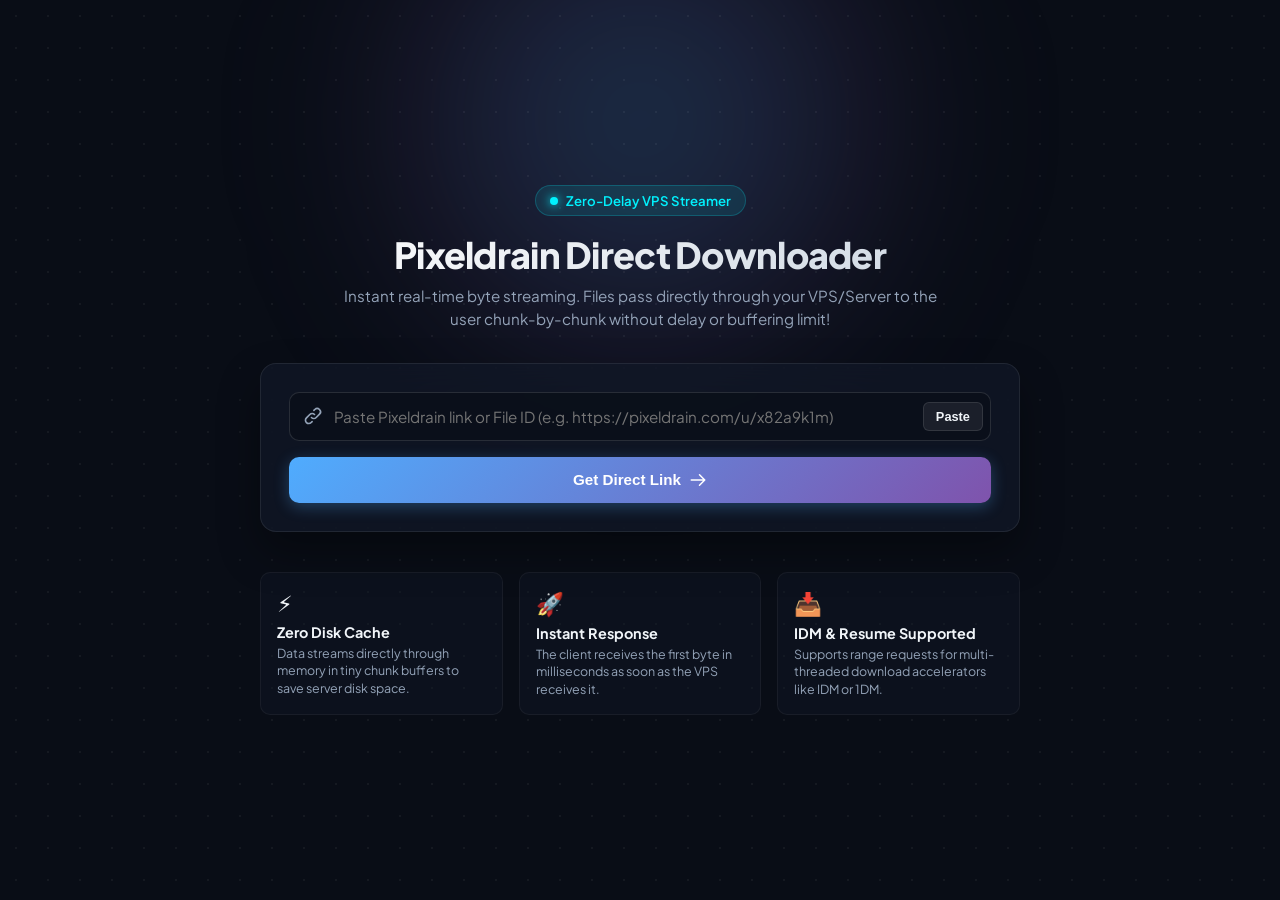
<file: public/index.html>
<!DOCTYPE html>
<html lang="en">
<head>
  <meta charset="UTF-8">
  <meta name="viewport" content="width=device-width, initial-scale=1.0">
  <title>Pixeldrain Direct Stream Downloader</title>
  <link rel="preconnect" href="https://fonts.googleapis.com">
  <link rel="preconnect" href="https://fonts.gstatic.com" crossorigin>
  <link href="https://fonts.googleapis.com/css2?family=Plus+Jakarta+Sans:wght@300;400;500;600;700;800&display=swap" rel="stylesheet">
  <link rel="stylesheet" href="style.css">
</head>
<body>
  <div class="background-glow"></div>
  <div class="background-grid"></div>

  <main class="app-container">
    <!-- Header -->
    <header class="header">
      <div class="badge">
        <span class="pulse-dot"></span>
        <span>Zero-Delay VPS Streamer</span>
      </div>
      <h1>Pixeldrain Direct Downloader</h1>
      <p class="subtitle">
        Instant real-time byte streaming. Files pass directly through your VPS/Server to the user chunk-by-chunk without delay or buffering limit!
      </p>
    </header>

    <!-- Input Box -->
    <section class="card input-card">
      <form id="urlForm" class="input-form">
        <div class="input-group">
          <svg class="search-icon" xmlns="http://www.w3.org/2000/svg" fill="none" viewBox="0 0 24 24" stroke="currentColor">
            <path stroke-linecap="round" stroke-linejoin="round" stroke-width="2" d="M13.828 10.172a4 4 0 00-5.656 0l-4 4a4 4 0 105.656 5.656l1.102-1.101m-.758-4.899a4 4 0 005.656 0l4-4a4 4 0 00-5.656-5.656l-1.1 1.1" />
          </svg>
          <input 
            type="text" 
            id="urlInput" 
            placeholder="Paste Pixeldrain link or File ID (e.g. https://pixeldrain.com/u/x82a9k1m)"
            required
            autocomplete="off"
          />
          <button type="button" id="pasteBtn" class="btn-secondary" title="Paste from clipboard">
            Paste
          </button>
        </div>
        <button type="submit" id="fetchBtn" class="btn-primary">
          <span>Get Direct Link</span>
          <svg xmlns="http://www.w3.org/2000/svg" class="btn-icon" fill="none" viewBox="0 0 24 24" stroke="currentColor">
            <path stroke-linecap="round" stroke-linejoin="round" stroke-width="2" d="M14 5l7 7m0 0l-7 7m7-7H3" />
          </svg>
        </button>
      </form>
      <div id="errorMessage" class="error-banner hidden"></div>
    </section>

    <!-- Loader -->
    <div id="loader" class="loader-container hidden">
      <div class="spinner"></div>
      <p>Fetching Pixeldrain file metadata...</p>
    </div>

    <!-- Result Card -->
    <section id="resultCard" class="card result-card hidden">
      <div class="file-header">
        <div class="file-icon-box">
          <svg xmlns="http://www.w3.org/2000/svg" class="file-icon" fill="none" viewBox="0 0 24 24" stroke="currentColor">
            <path stroke-linecap="round" stroke-linejoin="round" stroke-width="1.8" d="M7 16a4 4 0 01-.88-7.903A5 5 0 1115.9 6L16 6a5 5 0 011 9.9M9 19l3 3m0 0l3-3m-3 3V10" />
          </svg>
        </div>
        <div class="file-info-header">
          <h2 id="fileName">filename.zip</h2>
          <span id="fileMime" class="file-tag">application/zip</span>
        </div>
      </div>

      <div class="meta-grid">
        <div class="meta-item">
          <span class="meta-label">File Size</span>
          <span id="fileSize" class="meta-value">0 MB</span>
        </div>
        <div class="meta-item">
          <span class="meta-label">Upload Date</span>
          <span id="fileDate" class="meta-value">-</span>
        </div>
        <div class="meta-item">
          <span class="meta-label">Downloads</span>
          <span id="fileDownloads" class="meta-value">0</span>
        </div>
        <div class="meta-item">
          <span class="meta-label">File ID</span>
          <span id="fileIdTag" class="meta-value code-font">-</span>
        </div>
      </div>

      <!-- Direct Link Box -->
      <div class="link-section">
        <label for="directUrlInput" class="link-label">Direct VPS Stream Link (IDM / Browser / Curl)</label>
        <div class="link-input-group">
          <input type="text" id="directUrlInput" readonly class="code-font">
          <button id="copyBtn" class="btn-action btn-copy">
            <svg xmlns="http://www.w3.org/2000/svg" width="16" height="16" fill="none" viewBox="0 0 24 24" stroke="currentColor">
              <path stroke-linecap="round" stroke-linejoin="round" stroke-width="2" d="M8 7v8a2 2 0 002 2h6M8 7V5a2 2 0 012-2h4.586a1 1 0 01.707.293l4.414 4.414a1 1 0 01.293.707V15a2 2 0 01-2 2h-2M8 7H6a2 2 0 00-2 2v10a2 2 0 002 2h8a2 2 0 002-2v-2" />
            </svg>
            <span id="copyBtnText">Copy Link</span>
          </button>
        </div>
      </div>

      <!-- Download Actions -->
      <div class="action-buttons">
        <a id="downloadAnchor" href="#" download class="btn-primary btn-large btn-download-hero">
          <svg xmlns="http://www.w3.org/2000/svg" width="24" height="24" fill="none" viewBox="0 0 24 24" stroke="currentColor">
            <path stroke-linecap="round" stroke-linejoin="round" stroke-width="2.5" d="M4 16v1a3 3 0 003 3h10a3 3 0 003-3v-1m-4-4l-4 4m0 0l-4-4m4 4V4" />
          </svg>
          <span style="font-size: 1.1rem; font-weight: 800;">DIRECT DOWNLOAD FILE</span>
        </a>

        <a id="previewAnchor" href="#" target="_blank" class="btn-secondary btn-large">
          <svg xmlns="http://www.w3.org/2000/svg" width="20" height="20" fill="none" viewBox="0 0 24 24" stroke="currentColor">
            <path stroke-linecap="round" stroke-linejoin="round" stroke-width="2" d="M15 12a3 3 0 11-6 0 3 3 0 016 0z" />
            <path stroke-linecap="round" stroke-linejoin="round" stroke-width="2" d="M2.458 12C3.732 7.943 7.523 5 12 5c4.478 0 8.268 2.943 9.542 7-1.274 4.057-5.064 7-9.542 7-4.477 0-8.268-2.943-9.542-7z" />
          </svg>
          <span>Preview Online</span>
        </a>
      </div>

      <!-- Real-time Live Stream Progress Tester -->
      <div id="streamTesterCard" class="stream-tester hidden">
        <div class="tester-header">
          <h3>Live Stream Monitor</h3>
          <span id="streamStatusBadge" class="status-badge">Streaming...</span>
        </div>
        
        <div class="progress-bar-container">
          <div id="streamProgressBar" class="progress-bar-fill" style="width: 0%"></div>
        </div>

        <div class="tester-metrics">
          <div>Downloaded: <strong id="downloadedMB">0.00 MB</strong></div>
          <div>Speed: <strong id="liveSpeed">0.00 MB/s</strong></div>
          <div>Progress: <strong id="progressPercent">0%</strong></div>
        </div>
      </div>
    </section>

    <!-- Features Overview Footer -->
    <footer class="features-grid">
      <div class="feature-item">
        <div class="feature-icon">⚡</div>
        <h3>Zero Disk Cache</h3>
        <p>Data streams directly through memory in tiny chunk buffers to save server disk space.</p>
      </div>
      <div class="feature-item">
        <div class="feature-icon">🚀</div>
        <h3>Instant Response</h3>
        <p>The client receives the first byte in milliseconds as soon as the VPS receives it.</p>
      </div>
      <div class="feature-item">
        <div class="feature-icon">📥</div>
        <h3>IDM & Resume Supported</h3>
        <p>Supports range requests for multi-threaded download accelerators like IDM or 1DM.</p>
      </div>
    </footer>
  </main>

  <script src="app.js"></script>
</body>
</html>
</file>
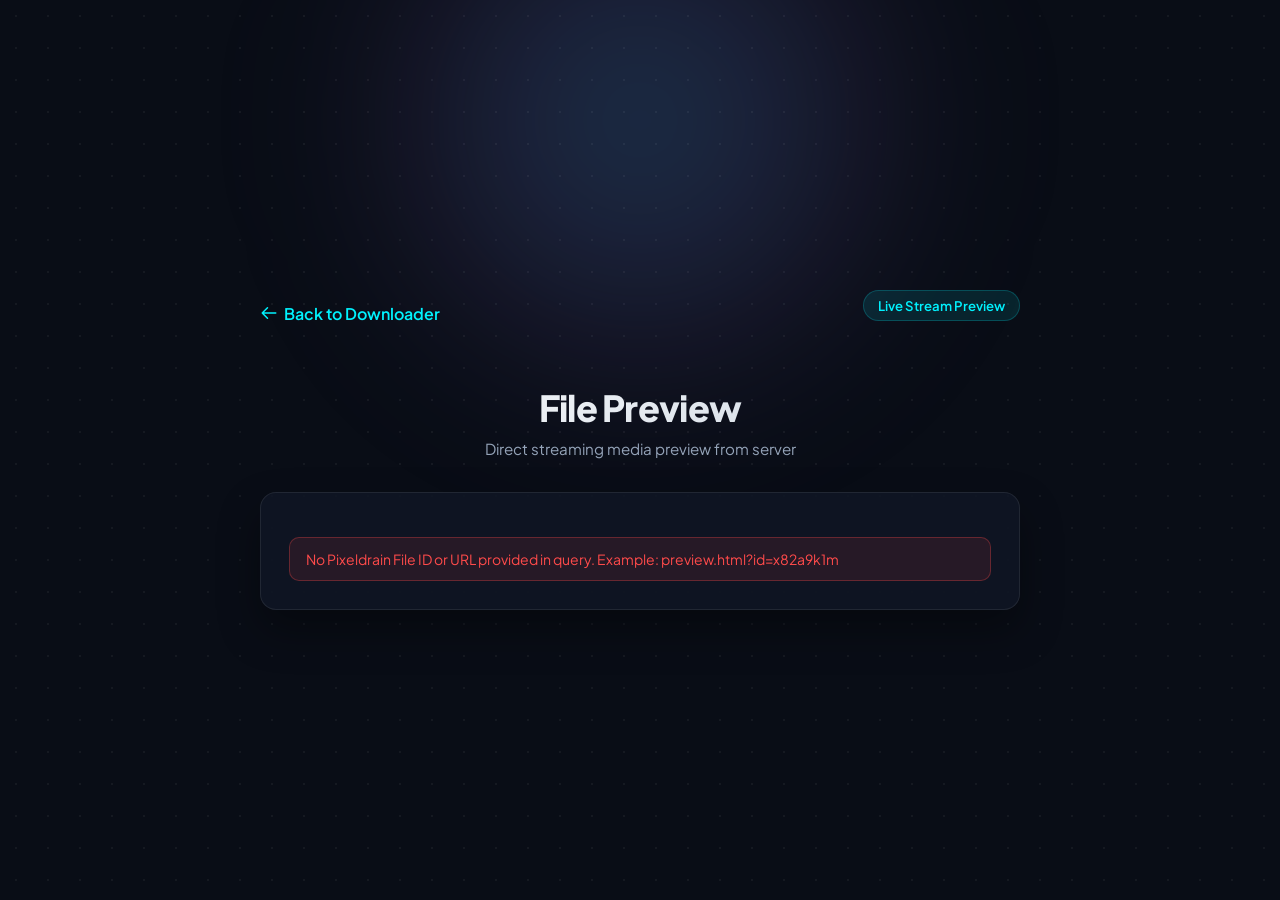
<file: public/preview.html>
<!DOCTYPE html>
<html lang="en">
<head>
  <meta charset="UTF-8">
  <meta name="viewport" content="width=device-width, initial-scale=1.0">
  <title>Pixeldrain Live File Previewer</title>
  <link rel="preconnect" href="https://fonts.googleapis.com">
  <link rel="preconnect" href="https://fonts.gstatic.com" crossorigin>
  <link href="https://fonts.googleapis.com/css2?family=Plus+Jakarta+Sans:wght@300;400;500;600;700;800&display=swap" rel="stylesheet">
  <link rel="stylesheet" href="style.css">
  <style>
    .preview-container {
      width: 100%;
      min-height: 350px;
      display: flex;
      flex-direction: column;
      align-items: center;
      justify-content: center;
      background: rgba(0, 0, 0, 0.6);
      border-radius: var(--radius-md);
      border: 1px solid rgba(255, 255, 255, 0.1);
      overflow: hidden;
      margin-top: 1rem;
      position: relative;
    }

    .preview-media {
      max-width: 100%;
      max-height: 550px;
      border-radius: 8px;
    }

    video.preview-media, audio.preview-media {
      width: 100%;
      outline: none;
    }

    .preview-text {
      width: 100%;
      max-height: 450px;
      padding: 1rem;
      font-family: monospace;
      font-size: 0.85rem;
      color: #00f2fe;
      background: #060911;
      overflow-y: auto;
      white-space: pre-wrap;
      word-break: break-all;
    }

    .preview-pdf {
      width: 100%;
      height: 550px;
      border: none;
    }

    .nav-bar {
      display: flex;
      justify-content: space-between;
      align-items: center;
      margin-bottom: 1.5rem;
    }

    .back-link {
      color: var(--accent-cyan);
      text-decoration: none;
      font-weight: 600;
      display: inline-flex;
      align-items: center;
      gap: 6px;
    }

    .back-link:hover {
      text-decoration: underline;
    }
  </style>
</head>
<body>
  <div class="background-glow"></div>
  <div class="background-grid"></div>

  <main class="app-container">
    <nav class="nav-bar">
      <a href="index.html" class="back-link">
        <svg xmlns="http://www.w3.org/2000/svg" width="18" height="18" fill="none" viewBox="0 0 24 24" stroke="currentColor">
          <path stroke-linecap="round" stroke-linejoin="round" stroke-width="2" d="M10 19l-7-7m0 0l7-7m-7 7h18" />
        </svg>
        <span>Back to Downloader</span>
      </a>
      <span id="previewTag" class="badge">Live Stream Preview</span>
    </nav>

    <!-- Header -->
    <header class="header">
      <h1 id="previewTitle">File Preview</h1>
      <p id="previewSubtitle" class="subtitle">Direct streaming media preview from server</p>
    </header>

    <!-- Preview Box -->
    <section class="card">
      <div id="loader" class="loader-container">
        <div class="spinner"></div>
        <p>Loading media stream preview...</p>
      </div>

      <div id="errorBox" class="error-banner hidden"></div>

      <div id="previewWrapper" class="preview-container hidden">
        <!-- Media content injected dynamically -->
      </div>

      <div id="fileInfoBox" class="meta-grid hidden" style="margin-top: 1.25rem;">
        <div class="meta-item">
          <span class="meta-label">Filename</span>
          <span id="pFileName" class="meta-value">-</span>
        </div>
        <div class="meta-item">
          <span class="meta-label">Size</span>
          <span id="pFileSize" class="meta-value">-</span>
        </div>
        <div class="meta-item">
          <span class="meta-label">Type</span>
          <span id="pFileType" class="meta-value">-</span>
        </div>
      </div>

      <div id="actionBox" class="action-buttons hidden" style="margin-top: 1.25rem;">
        <a id="pDownloadBtn" href="#" download class="btn-primary btn-large">
          <svg xmlns="http://www.w3.org/2000/svg" width="20" height="20" fill="none" viewBox="0 0 24 24" stroke="currentColor">
            <path stroke-linecap="round" stroke-linejoin="round" stroke-width="2" d="M4 16v1a3 3 0 003 3h10a3 3 0 003-3v-1m-4-4l-4 4m0 0l-4-4m4 4V4" />
          </svg>
          <span>Download File</span>
        </a>
      </div>
    </section>
  </main>

  <script>
    document.addEventListener('DOMContentLoaded', async () => {
      const urlParams = new URLSearchParams(window.location.search);
      let fileId = urlParams.get('id') || urlParams.get('url');

      // Extract file ID if accessed via /stream/:id route
      if (!fileId && window.location.pathname.startsWith('/stream/')) {
        fileId = window.location.pathname.replace('/stream/', '');
      }

      const loader = document.getElementById('loader');
      const errorBox = document.getElementById('errorBox');
      const previewWrapper = document.getElementById('previewWrapper');
      const previewTitle = document.getElementById('previewTitle');
      const previewSubtitle = document.getElementById('previewSubtitle');
      const pFileName = document.getElementById('pFileName');
      const pFileSize = document.getElementById('pFileSize');
      const pFileType = document.getElementById('pFileType');
      const fileInfoBox = document.getElementById('fileInfoBox');
      const actionBox = document.getElementById('actionBox');
      const pDownloadBtn = document.getElementById('pDownloadBtn');

      if (!fileId) {
        loader.classList.add('hidden');
        errorBox.textContent = 'No Pixeldrain File ID or URL provided in query. Example: preview.html?id=x82a9k1m';
        errorBox.classList.remove('hidden');
        return;
      }

      try {
        const infoRes = await fetch(`/api/info?url=${encodeURIComponent(fileId)}`);
        const data = await infoRes.json();

        loader.classList.add('hidden');

        if (!data.success) {
          errorBox.textContent = data.error || 'Failed to load file details.';
          errorBox.classList.remove('hidden');
          return;
        }

        const streamUrl = `/api/download/${data.id}`;
        const downloadUrl = `/download/${data.id}`;
        const mime = (data.mime_type || '').toLowerCase();
        const name = data.name || data.id;

        previewTitle.textContent = name;
        previewSubtitle.textContent = `Type: ${mime} | Size: ${(data.size / (1024*1024)).toFixed(2)} MB`;

        pFileName.textContent = name;
        pFileSize.textContent = (data.size / (1024*1024)).toFixed(2) + ' MB';
        pFileType.textContent = mime;

        pDownloadBtn.href = downloadUrl;
        pDownloadBtn.setAttribute('download', name);

        fileInfoBox.classList.remove('hidden');
        actionBox.classList.remove('hidden');

        // Render preview based on MIME type or extension
        if (mime.startsWith('image/')) {
          const img = document.createElement('img');
          img.src = streamUrl;
          img.alt = name;
          img.className = 'preview-media';
          previewWrapper.appendChild(img);
        } else if (mime.startsWith('video/') || name.match(/\.(mp4|webm|mkv|mov|avi)$/i)) {
          const video = document.createElement('video');
          video.src = streamUrl;
          video.controls = true;
          video.autoplay = true;
          video.className = 'preview-media';
          previewWrapper.appendChild(video);
        } else if (mime.startsWith('audio/') || name.match(/\.(mp3|wav|ogg|flac|m4a)$/i)) {
          const audio = document.createElement('audio');
          audio.src = streamUrl;
          audio.controls = true;
          audio.autoplay = true;
          audio.className = 'preview-media';
          previewWrapper.appendChild(audio);
        } else if (mime === 'application/pdf' || name.endsWith('.pdf')) {
          const iframe = document.createElement('iframe');
          iframe.src = streamUrl;
          iframe.className = 'preview-pdf';
          previewWrapper.appendChild(iframe);
        } else if (mime.startsWith('text/') || name.match(/\.(txt|json|js|html|css|py|md|log|csv)$/i)) {
          const textRes = await fetch(streamUrl);
          const textContent = await textRes.text();
          const pre = document.createElement('pre');
          pre.className = 'preview-text';
          pre.textContent = textContent.slice(0, 50000); // limit 50KB text
          previewWrapper.appendChild(pre);
        } else {
          previewWrapper.innerHTML = `
            <div style="text-align: center; padding: 2rem; color: #94a3b8;">
              <p style="font-size: 1.1rem; margin-bottom: 8px;">No direct inline viewer for this file type.</p>
              <p style="font-size: 0.85rem;">You can download it directly using the button below.</p>
            </div>
          `;
        }

        previewWrapper.classList.remove('hidden');

      } catch (err) {
        loader.classList.add('hidden');
        errorBox.textContent = 'Error connecting to streaming server.';
        errorBox.classList.remove('hidden');
      }
    });
  </script>
</body>
</html>
</file>
<file: public/style.css>
:root {
  --bg-dark: #090d16;
  --card-bg: rgba(18, 25, 41, 0.7);
  --card-border: rgba(255, 255, 255, 0.08);
  --accent-cyan: #00f2fe;
  --accent-blue: #4facfe;
  --accent-purple: #7f53ac;
  --text-main: #f1f5f9;
  --text-muted: #94a3b8;
  --error-red: #ff4b4b;
  --success-green: #10b981;
  --radius-lg: 16px;
  --radius-md: 10px;
}

* {
  box-sizing: border-box;
  margin: 0;
  padding: 0;
}

body {
  font-family: 'Plus Jakarta Sans', system-ui, -apple-system, sans-serif;
  background-color: var(--bg-dark);
  color: var(--text-main);
  min-height: 100vh;
  display: flex;
  justify-content: center;
  align-items: center;
  position: relative;
  overflow-x: hidden;
  padding: 2rem 1rem;
}

/* Background Glow Effects */
.background-glow {
  position: fixed;
  top: -20%;
  left: 50%;
  transform: translateX(-50%);
  width: 600px;
  height: 600px;
  background: radial-gradient(circle, rgba(79, 172, 254, 0.25) 0%, rgba(127, 83, 172, 0.15) 50%, rgba(0, 0, 0, 0) 70%);
  filter: blur(80px);
  pointer-events: none;
  z-index: 0;
}

.background-grid {
  position: fixed;
  inset: 0;
  background-image: radial-gradient(rgba(255, 255, 255, 0.05) 1px, transparent 1px);
  background-size: 32px 32px;
  pointer-events: none;
  z-index: 0;
}

/* Main Container */
.app-container {
  width: 100%;
  max-width: 760px;
  z-index: 1;
  display: flex;
  flex-direction: column;
  gap: 1.5rem;
}

/* Header */
.header {
  text-align: center;
  margin-bottom: 0.5rem;
}

.badge {
  display: inline-flex;
  align-items: center;
  gap: 8px;
  background: rgba(0, 242, 254, 0.1);
  border: 1px solid rgba(0, 242, 254, 0.2);
  color: var(--accent-cyan);
  padding: 6px 14px;
  border-radius: 20px;
  font-size: 0.825rem;
  font-weight: 600;
  margin-bottom: 1rem;
}

.pulse-dot {
  width: 8px;
  height: 8px;
  background-color: var(--accent-cyan);
  border-radius: 50%;
  box-shadow: 0 0 10px var(--accent-cyan);
  animation: pulse 1.8s infinite;
}

@keyframes pulse {
  0% { transform: scale(0.95); box-shadow: 0 0 0 0 rgba(0, 242, 254, 0.7); }
  70% { transform: scale(1.1); box-shadow: 0 0 0 8px rgba(0, 242, 254, 0); }
  100% { transform: scale(0.95); box-shadow: 0 0 0 0 rgba(0, 242, 254, 0); }
}

.header h1 {
  font-size: 2.25rem;
  font-weight: 800;
  background: linear-gradient(135deg, #ffffff 0%, #cbd5e1 100%);
  -webkit-background-clip: text;
  -webkit-text-fill-color: transparent;
  letter-spacing: -0.02em;
  margin-bottom: 0.5rem;
}

.subtitle {
  color: var(--text-muted);
  font-size: 0.95rem;
  line-height: 1.5;
  max-width: 600px;
  margin: 0 auto;
}

/* Cards */
.card {
  background: var(--card-bg);
  backdrop-filter: blur(16px);
  border: 1px solid var(--card-border);
  border-radius: var(--radius-lg);
  padding: 1.75rem;
  box-shadow: 0 20px 40px rgba(0, 0, 0, 0.35);
  transition: transform 0.2s ease, border-color 0.2s ease;
}

/* Form */
.input-form {
  display: flex;
  flex-direction: column;
  gap: 1rem;
}

.input-group {
  position: relative;
  display: flex;
  align-items: center;
}

.search-icon {
  position: absolute;
  left: 14px;
  width: 20px;
  height: 20px;
  color: var(--text-muted);
}

.input-group input {
  width: 100%;
  background: rgba(10, 15, 26, 0.8);
  border: 1px solid rgba(255, 255, 255, 0.12);
  border-radius: var(--radius-md);
  padding: 14px 75px 14px 44px;
  color: #fff;
  font-size: 0.95rem;
  font-family: inherit;
  outline: none;
  transition: all 0.2s ease;
}

.input-group input:focus {
  border-color: var(--accent-cyan);
  box-shadow: 0 0 0 3px rgba(0, 242, 254, 0.15);
}

#pasteBtn {
  position: absolute;
  right: 8px;
  padding: 6px 12px;
  font-size: 0.8rem;
  border-radius: 6px;
}

/* Buttons */
.btn-primary {
  background: linear-gradient(135deg, var(--accent-blue) 0%, var(--accent-purple) 100%);
  color: #fff;
  border: none;
  padding: 14px 24px;
  border-radius: var(--radius-md);
  font-weight: 700;
  font-size: 0.95rem;
  cursor: pointer;
  display: flex;
  align-items: center;
  justify-content: center;
  gap: 8px;
  text-decoration: none;
  transition: all 0.2s ease;
  box-shadow: 0 4px 15px rgba(79, 172, 254, 0.3);
}

.btn-primary:hover {
  transform: translateY(-2px);
  box-shadow: 0 6px 20px rgba(79, 172, 254, 0.45);
}

.btn-secondary {
  background: rgba(255, 255, 255, 0.07);
  color: var(--text-main);
  border: 1px solid rgba(255, 255, 255, 0.1);
  padding: 10px 18px;
  border-radius: var(--radius-md);
  font-weight: 600;
  font-size: 0.9rem;
  cursor: pointer;
  display: flex;
  align-items: center;
  justify-content: center;
  gap: 8px;
  transition: all 0.2s ease;
}

.btn-secondary:hover {
  background: rgba(255, 255, 255, 0.12);
  border-color: rgba(255, 255, 255, 0.2);
}

.btn-icon {
  width: 18px;
  height: 18px;
}

.btn-large {
  padding: 14px 20px;
  flex: 1;
}

.btn-download-hero {
  background: linear-gradient(135deg, #10b981 0%, #059669 100%) !important;
  box-shadow: 0 4px 20px rgba(16, 185, 129, 0.4) !important;
  padding: 16px 24px !important;
}

.btn-download-hero:hover {
  box-shadow: 0 6px 25px rgba(16, 185, 129, 0.6) !important;
  transform: translateY(-2px);
}

/* Error Banner */
.error-banner {
  margin-top: 1rem;
  background: rgba(255, 75, 75, 0.1);
  border: 1px solid rgba(255, 75, 75, 0.3);
  color: var(--error-red);
  padding: 12px 16px;
  border-radius: var(--radius-md);
  font-size: 0.875rem;
}

/* Loader */
.loader-container {
  display: flex;
  flex-direction: column;
  align-items: center;
  padding: 2rem;
  gap: 1rem;
  color: var(--text-muted);
}

.spinner {
  width: 40px;
  height: 40px;
  border: 3px solid rgba(255, 255, 255, 0.1);
  border-top-color: var(--accent-cyan);
  border-radius: 50%;
  animation: spin 0.8s linear infinite;
}

@keyframes spin {
  to { transform: rotate(360deg); }
}

/* Result Card */
.result-card {
  display: flex;
  flex-direction: column;
  gap: 1.25rem;
  animation: fadeIn 0.3s ease-out;
}

@keyframes fadeIn {
  from { opacity: 0; transform: translateY(10px); }
  to { opacity: 1; transform: translateY(0); }
}

.file-header {
  display: flex;
  align-items: center;
  gap: 1rem;
}

.file-icon-box {
  width: 52px;
  height: 52px;
  background: linear-gradient(135deg, rgba(0, 242, 254, 0.15) 0%, rgba(127, 83, 172, 0.15) 100%);
  border: 1px solid rgba(0, 242, 254, 0.3);
  border-radius: var(--radius-md);
  display: flex;
  align-items: center;
  justify-content: center;
}

.file-icon {
  width: 28px;
  height: 28px;
  color: var(--accent-cyan);
}

.file-info-header h2 {
  font-size: 1.2rem;
  font-weight: 700;
  word-break: break-all;
  margin-bottom: 4px;
}

.file-tag {
  font-size: 0.75rem;
  background: rgba(255, 255, 255, 0.08);
  padding: 3px 8px;
  border-radius: 4px;
  color: var(--text-muted);
}

/* Metadata Grid */
.meta-grid {
  display: grid;
  grid-template-columns: repeat(auto-fit, minmax(140px, 1fr));
  gap: 10px;
  background: rgba(10, 15, 26, 0.5);
  padding: 1rem;
  border-radius: var(--radius-md);
  border: 1px solid rgba(255, 255, 255, 0.05);
}

.meta-item {
  display: flex;
  flex-direction: column;
  gap: 2px;
}

.meta-label {
  font-size: 0.75rem;
  color: var(--text-muted);
  text-transform: uppercase;
  letter-spacing: 0.05em;
}

.meta-value {
  font-weight: 600;
  font-size: 0.95rem;
}

.code-font {
  font-family: monospace;
}

/* Link Section */
.link-section {
  display: flex;
  flex-direction: column;
  gap: 6px;
}

.link-label {
  font-size: 0.8rem;
  font-weight: 600;
  color: var(--text-muted);
}

.link-input-group {
  display: flex;
  gap: 8px;
}

.link-input-group input {
  flex: 1;
  background: rgba(10, 15, 26, 0.9);
  border: 1px solid rgba(255, 255, 255, 0.12);
  border-radius: var(--radius-md);
  padding: 10px 14px;
  color: var(--accent-cyan);
  font-size: 0.85rem;
  outline: none;
}

.btn-action {
  display: inline-flex;
  align-items: center;
  gap: 6px;
  padding: 10px 16px;
  background: rgba(255, 255, 255, 0.08);
  border: 1px solid rgba(255, 255, 255, 0.12);
  border-radius: var(--radius-md);
  color: #fff;
  font-weight: 600;
  font-size: 0.85rem;
  cursor: pointer;
  white-space: nowrap;
  transition: all 0.2s ease;
}

.btn-action:hover {
  background: rgba(255, 255, 255, 0.15);
}

/* Action Buttons */
.action-buttons {
  display: flex;
  gap: 12px;
  flex-wrap: wrap;
}

/* Stream Tester Card */
.stream-tester {
  background: rgba(0, 0, 0, 0.4);
  border: 1px solid rgba(0, 242, 254, 0.2);
  border-radius: var(--radius-md);
  padding: 1rem;
  display: flex;
  flex-direction: column;
  gap: 10px;
}

.tester-header {
  display: flex;
  justify-content: space-between;
  align-items: center;
}

.tester-header h3 {
  font-size: 0.9rem;
  font-weight: 700;
}

.status-badge {
  font-size: 0.75rem;
  padding: 3px 8px;
  border-radius: 12px;
  background: rgba(0, 242, 254, 0.15);
  color: var(--accent-cyan);
}

.progress-bar-container {
  width: 100%;
  height: 8px;
  background: rgba(255, 255, 255, 0.1);
  border-radius: 4px;
  overflow: hidden;
}

.progress-bar-fill {
  height: 100%;
  background: linear-gradient(90deg, var(--accent-blue), var(--accent-cyan));
  transition: width 0.1s linear;
}

.tester-metrics {
  display: flex;
  justify-content: space-between;
  font-size: 0.825rem;
  color: var(--text-muted);
}

/* Features Grid */
.features-grid {
  display: grid;
  grid-template-columns: repeat(auto-fit, minmax(200px, 1fr));
  gap: 1rem;
  margin-top: 1rem;
}

.feature-item {
  background: rgba(18, 25, 41, 0.4);
  border: 1px solid rgba(255, 255, 255, 0.05);
  border-radius: var(--radius-md);
  padding: 1rem;
}

.feature-icon {
  font-size: 1.4rem;
  margin-bottom: 6px;
}

.feature-item h3 {
  font-size: 0.9rem;
  margin-bottom: 4px;
}

.feature-item p {
  font-size: 0.78rem;
  color: var(--text-muted);
  line-height: 1.4;
}

.hidden {
  display: none !important;
}
</file>
